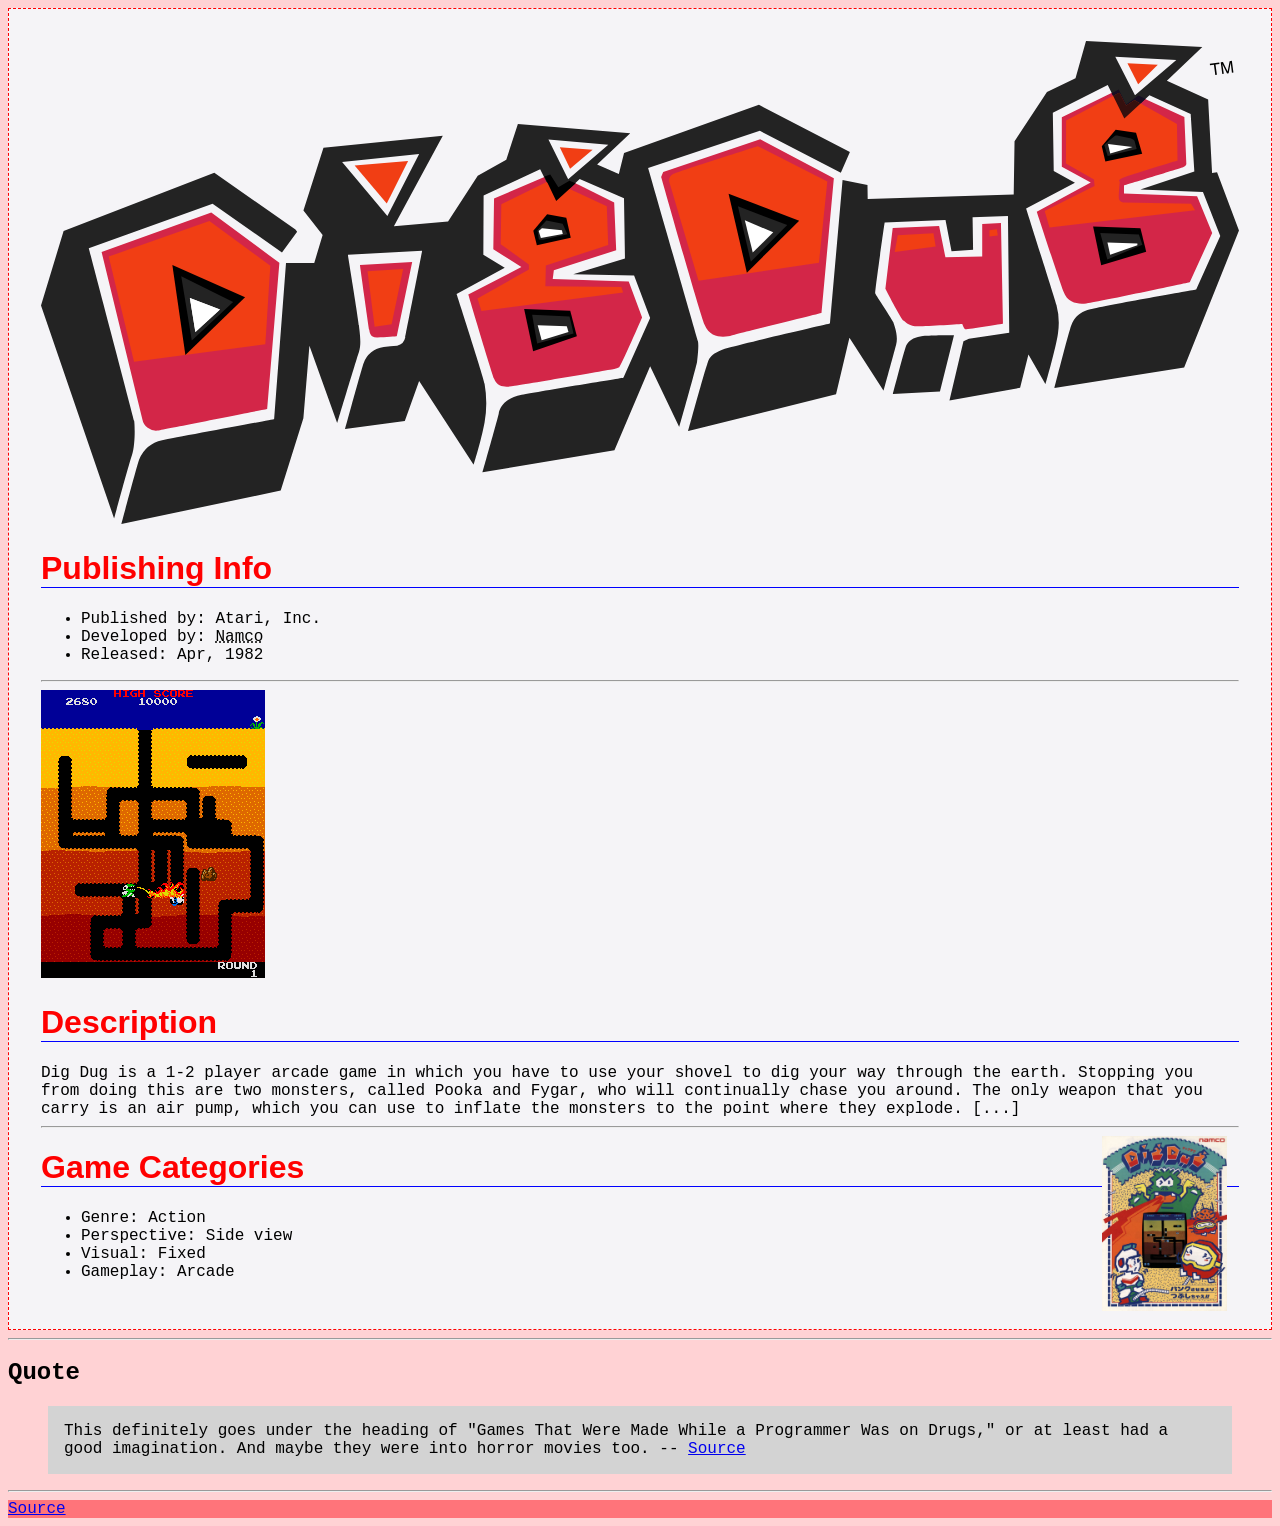
<file: digdug/index.html>
<!DOCTYPE html>
<html lang="en"></html>
<html>
    <head>
        <link rel="stylesheet" type="text/css" href="stylesz.css">
        <meta charset="utf-8">
        <title>Dig Dug</title>
        <link rel="icon" type="image/png" href="favicon-32x32.png" sizes="32x32" >
        <link rel="icon" type="image/png" href="favicon-16x16.png" sizes="16x16" >
    </head>

    <body>
        <main>

        <header>
            <img src = "dig-dug.svg" alt="Dig Dug Logo">
        </header>

        <h1> Publishing Info </h1>
        <ul>
            <li>Published by: Atari, Inc.</li>
            <li>Developed by: <abbr title = "Nakamura Manufacturing Company">Namco</abbr></li>
            <li>Released: Apr, 1982</li>
        </ul>

        <hr>

        <img src = "dig-dug-burnt.png" alt="Dig Dug Gameplay">

        <h1>Description</h1>

        Dig Dug is a 1-2 player arcade game in which you have to use your shovel to dig your way through the earth. Stopping you from doing this are two monsters, called Pooka and Fygar, who will continually chase you around. The only weapon that you carry is an air pump, which you can use to inflate the monsters to the point where they explode. [...]

        <hr>

        <img class = "floaptyImage" src = "gulpdug.jpg" alt="Dig Dug Cover">

        <h1>Game Categories</h1>

        <ul>
        <li>Genre: Action</li>
        <li>Perspective: Side view</li>
        <li>Visual: Fixed</li>
        <li>Gameplay: Arcade</li>
        </ul>
        </main>

        <hr>

        <h2>Quote</h2>

        <blockquote>
            This definitely goes under the heading of "Games That Were Made While a Programmer Was on Drugs," or at least had a good imagination. And maybe they were into horror movies too.
                -- <a href="https://www.mobygames.com/mobyrank/source/sourceId,540/">Source</a>
                 
        </blockquote>

        <hr>

        <footer>
        <a href="https://www.mobygames.com/game/arcade/dig-dug">Source</a>
        </footer>
    </body>
</html>
</file>
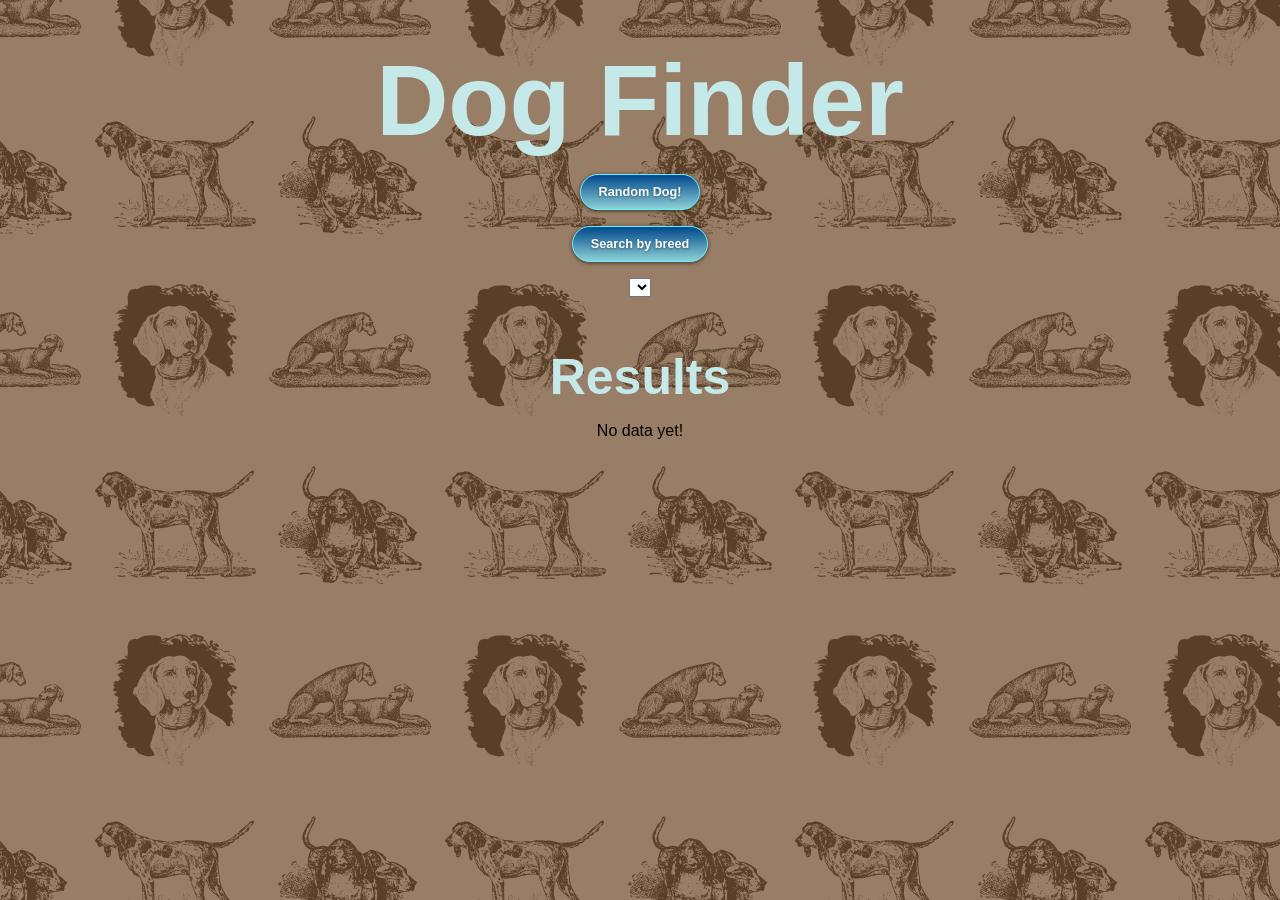
<file: Doggy/index.html>
<!DOCTYPE html>
<html lang="en">
<head>
	<meta charset="utf-8" />
 	<title>Dog Finder</title>
 	<link rel="stylesheet" href="styleSheet.css">

  <script>
  "use strict";
	window.onload = init;
	
	function init(){
		getBreedList();
		document.querySelector("#search").onclick = getData;
		document.querySelector("#byBreed").onclick = getBreedSpecificData;
	}
	
	
	function getData(){
		// 1 - main entry point to web service
		const SERVICE_URL = "https://dog.ceo/api/breeds/image/random";
		
		// No API Key required!
		
		// 2 - build up our URL string
		// not necessary for this service endpoint
		let url = SERVICE_URL;
		
		// 3 - parse the user entered term we wish to search
		// not necessary for this service endpoint
		
		// 4 - update the UI
		document.querySelector("#debug").innerHTML = `<b>Querying web service with:</b> <a href="${url}" target="_blank">${url}</a>`;
		
		// 5 - create a new XHR object
		let xhr = new XMLHttpRequest();

		// 6 - set the onload handler
		xhr.onload = dataLoaded;
	
		// 7 - set the onerror handler
		xhr.onerror = dataError;

		// 8 - open connection and send the request
		xhr.open("GET",url);
		xhr.send();
	}
	
	function getBreedSpecificData(){
		let breedname = document.getElementById("breeds").value
		// 1 - main entry point to web service
		const SERVICE_URL = "https://dog.ceo/api/breed/" + breedname + "/images/random";
		
		// No API Key required!
		
		// 2 - build up our URL string
		// not necessary for this service endpoint
		let url = SERVICE_URL;
		
		// 3 - parse the user entered term we wish to search
		// not necessary for this service endpoint
		
		// 4 - update the UI
		document.querySelector("#debug").innerHTML = `<b>Querying web service with:</b> <a href="${url}" target="_blank">${url}</a>`;
		
		// 5 - create a new XHR object
		let xhr = new XMLHttpRequest();

		// 6 - set the onload handler
		xhr.onload = dataLoaded;
	
		// 7 - set the onerror handler
		xhr.onerror = dataError;

		// 8 - open connection and send the request
		xhr.open("GET",url);
		xhr.send();
	}
	
	function getBreedList(){
		// 5 - create a new XHR object
		let xhr = new XMLHttpRequest();

		// 6 - set the onload handler
		xhr.onload = breedListLoaded;
	
		// 7 - set the onerror handler
		xhr.onerror = dataError;

		// 8 - open connection and send the request
		xhr.open("GET","https://dog.ceo/api/breeds/list/all");
		xhr.send();
	}
	
	function dataError(e){
		console.log("An error occurred");
	}
	
	function dataLoaded(e){
		// 1 - e.target is the xhr object
		let xhr = e.target;
	
		// 2 - xhr.responseText is the JSON file we just downloaded
		console.log(xhr.responseText);
	
		// 3 - turn the text into a parsable JavaScript object
		let obj = JSON.parse(xhr.responseText);
		
		// 4 - if there are no results, print a message and return
		// Here, we don't get an array back, but instead a single object literal with 2 properties
		if(obj.status != "success"){
			document.querySelector("#content").innerHTML = "<p><i>There was a problem!</i></p>";
			return; // Bail out
		}
		
		// 5 - if there is an array of results, loop through them
		let results = obj.data
		let bigString = "<p><i>Here is the result!</i></p>";
		let src = obj.message;
		
		bigString += `<img src="${src}" alt="random dog" />`
		
		// 6 - display final results to user
		document.querySelector("#content").innerHTML = bigString;
	}

	function breedListLoaded(e){
		// 1 - e.target is the xhr object
		let xhr = e.target;
	
		// 2 - xhr.responseText is the JSON file we just downloaded
		console.log(xhr.responseText);
	
		// 3 - turn the text into a parsable JavaScript object
		let obj = JSON.parse(xhr.responseText);
		
		// 4 - if there are no results, print a message and return
		// Here, we don't get an array back, but instead a single object literal with 2 properties
		if(obj.status != "success"){
			document.querySelector("#content").innerHTML = "<p><i>There was a problem!</i></p>";
			return; // Bail out
		}
		
		// 5 - if there is an array of results, loop through them
		let results = obj.message;

		console.log(results)
		console.log(Object.keys(results).length);

		for (let index = 0; index < Object.keys(results).length; index++) {
			const element = Object.keys(results)[index];
			createMenuBreed(element);
		}
	}

	function createMenuBreed(name) {
  		var opt = document.createElement('option');
    	opt.value = name;
    	opt.innerHTML = name;
    	document.getElementById("breeds").appendChild(opt);
	}

  </script>

</head>
<body>
<header>
 <h1>Dog Finder</h1>
</header>

<p><button type="button" id="search" class="green">Random Dog!</button></p>
<p><button type="button" id="byBreed" class="green">Search by breed</button></p>

<select name="breed" id="breeds"></select>

<p id="debug"></p>

<h2>Results</h2>
 <div id="content">
 <p>No data yet!</p>
 </div>
 
</body>
</html>
</file>
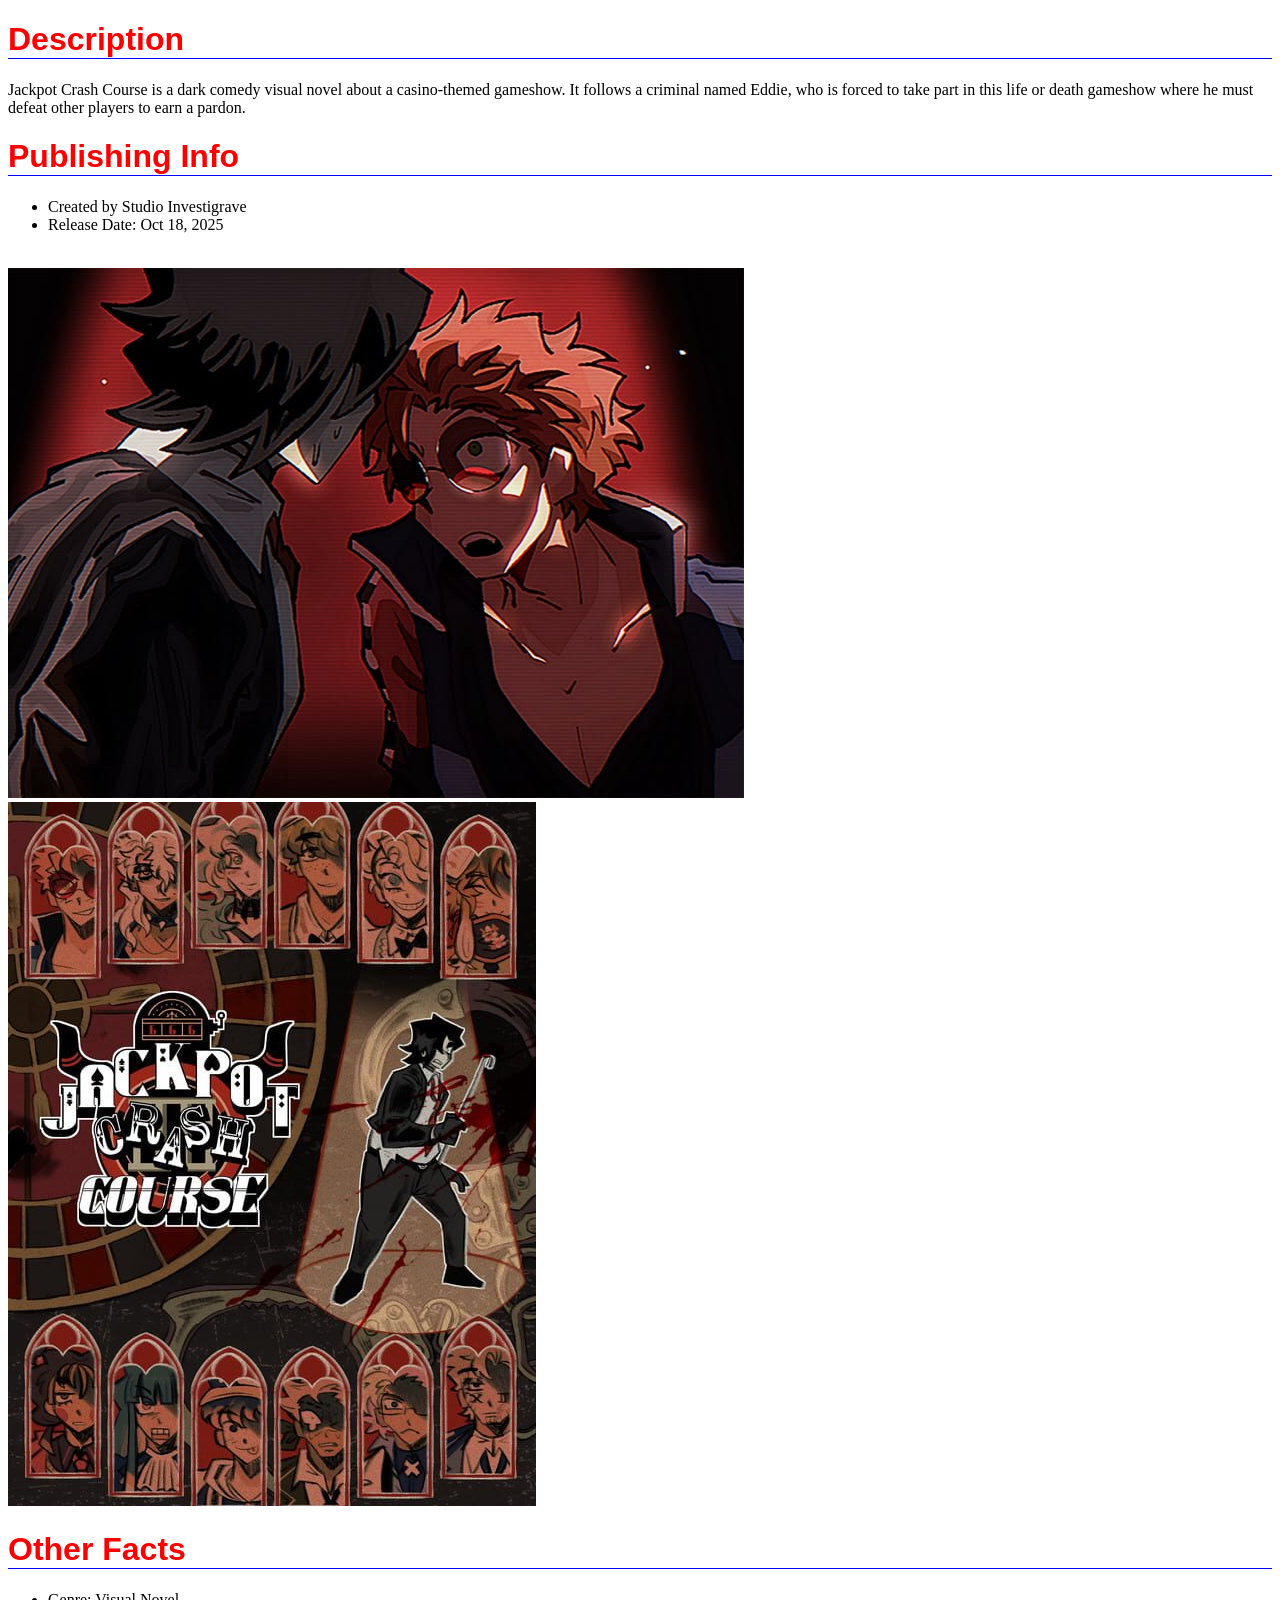
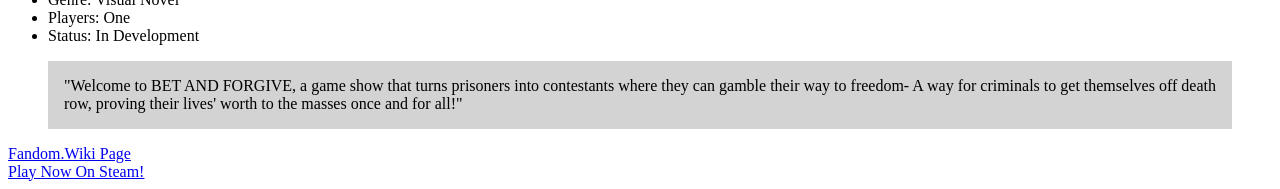
<file: game/index.html>
<!DOCTYPE html>
<html lang="en">
<head>
    <meta charset="UTF-8">
    <meta name="viewport" content="width=device-width, initial-scale=1.0">
    <title>Jackpot Crash Course</title>
    <style>
    h1 { 
        color:red;
        font-family: sans-serif;
        border-bottom: 1px solid blue;
        }
    blockquote { 
        background-color: lightgray;
        padding: 1rem;
        }
</style>
</head>
<body>
    <header>
    <h1>Description</h1>
    Jackpot Crash Course is a dark comedy visual novel about a casino-themed gameshow. It follows a criminal named Eddie, who is forced to take part in this life or death gameshow where he must defeat other players to earn a pardon.
    </header>

    <h1>Publishing Info</h1>
    <ul>
        <li>Created by Studio Investigrave</li>
        <li>Release Date: Oct 18, 2025</li>
    </ul>

    <br><img src="jackpotCG.jpg" alt="Two characters from JCC facing off">
    <br><img src="jccPromo.jpg" alt="Prootional Image For JCC featuring the main character">

    <h1>Other Facts</h1>
    <ul>
        <li>Genre: Visual Novel</li>
        <li>Players: One</li>
        <li>Status: In Development</li>
    </ul>

    <blockquote>"Welcome to BET AND FORGIVE, a game show that turns prisoners into contestants where they can gamble their way to freedom- A way for criminals to get themselves off death row, proving their lives' worth to the masses once and for all!"</blockquote>

    <a href="https://studio-investigrave.fandom.com/wiki/Jackpot_Crash_Course">Fandom.Wiki Page</a> <br>
    <a href="https://store.steampowered.com/app/3639010/Jackpot_Crash_Course/">Play Now On Steam!</a>
</body>
</html>
</file>
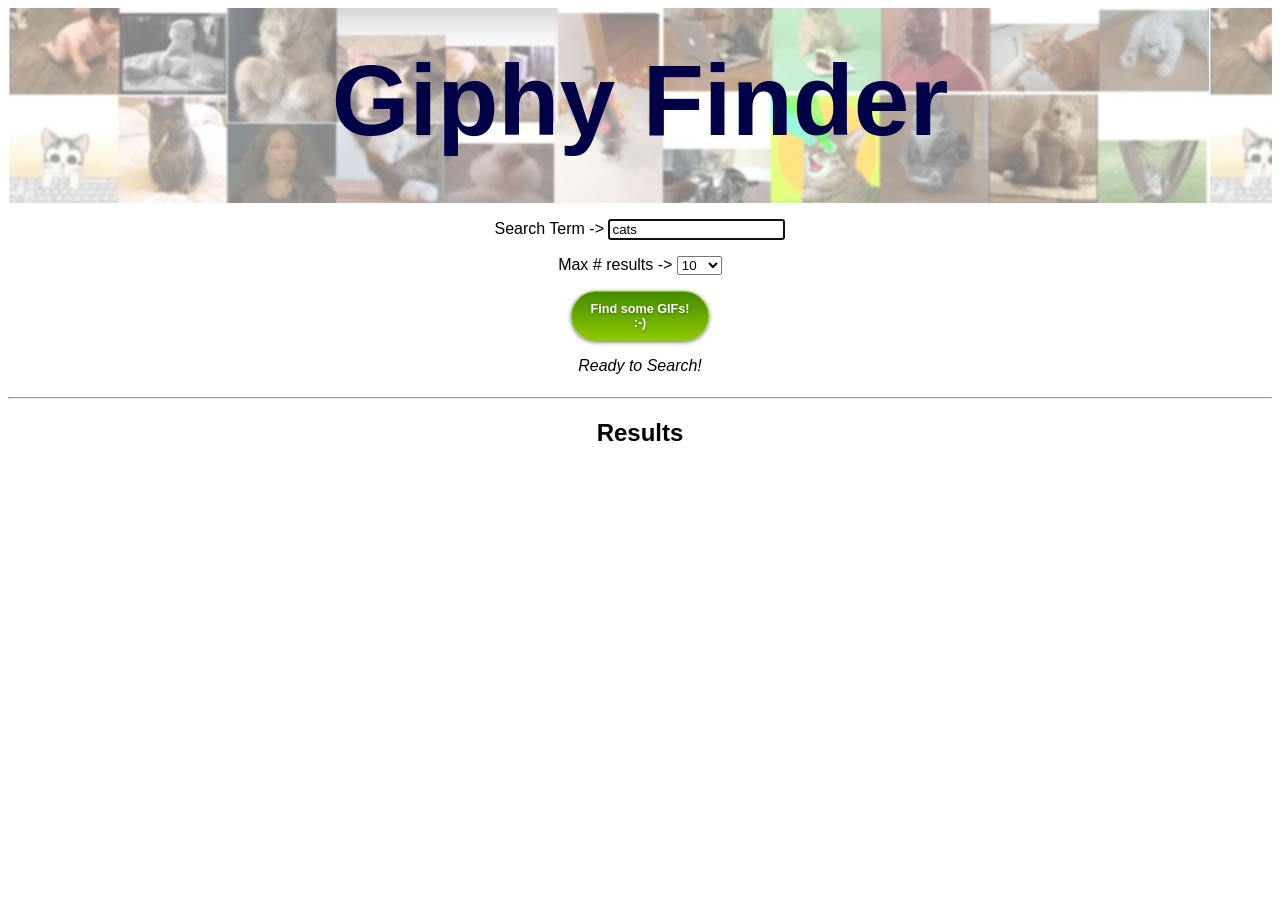
<file: gifFinder/index.html>
<!DOCTYPE html>
<html lang="en">
<head>
	<meta charset="utf-8" />
 	<title>Giphy Finder</title>
    <link rel="stylesheet" type="text/css" href="stylesheet.css"/>
    <script src="http://ajax.googleapis.com/ajax/libs/jquery/1.10.2/jquery.min.js"></script>
    <script src="js.js"></script>    
</head>
<body>
<header>
	<h1>Giphy Finder</h1>
</header>

<div class="widgets">
	Search Term -> 
	<input id="searchterm" type="text" size="20" maxlength="20" autofocus value="cats" />
</div>

<div class="widgets">
	Max # results -> 
	<select id="limit">
		<option value="5">5</option>
		<option value="10" selected>10</option>
		<option value="25">25</option>
		<option value="50">50</option>
		<option value="100">100</option>
	</select>
</div>

<div class="widgets">
	<button type="button" id="search" class="green">Find some GIFs!<br />:-)</button>
</div>
<div id="status">Ready to Search!</div>
<hr>

<h2>Results</h2>
<div id="content">
</div>

 

</body>
</html>
</file>
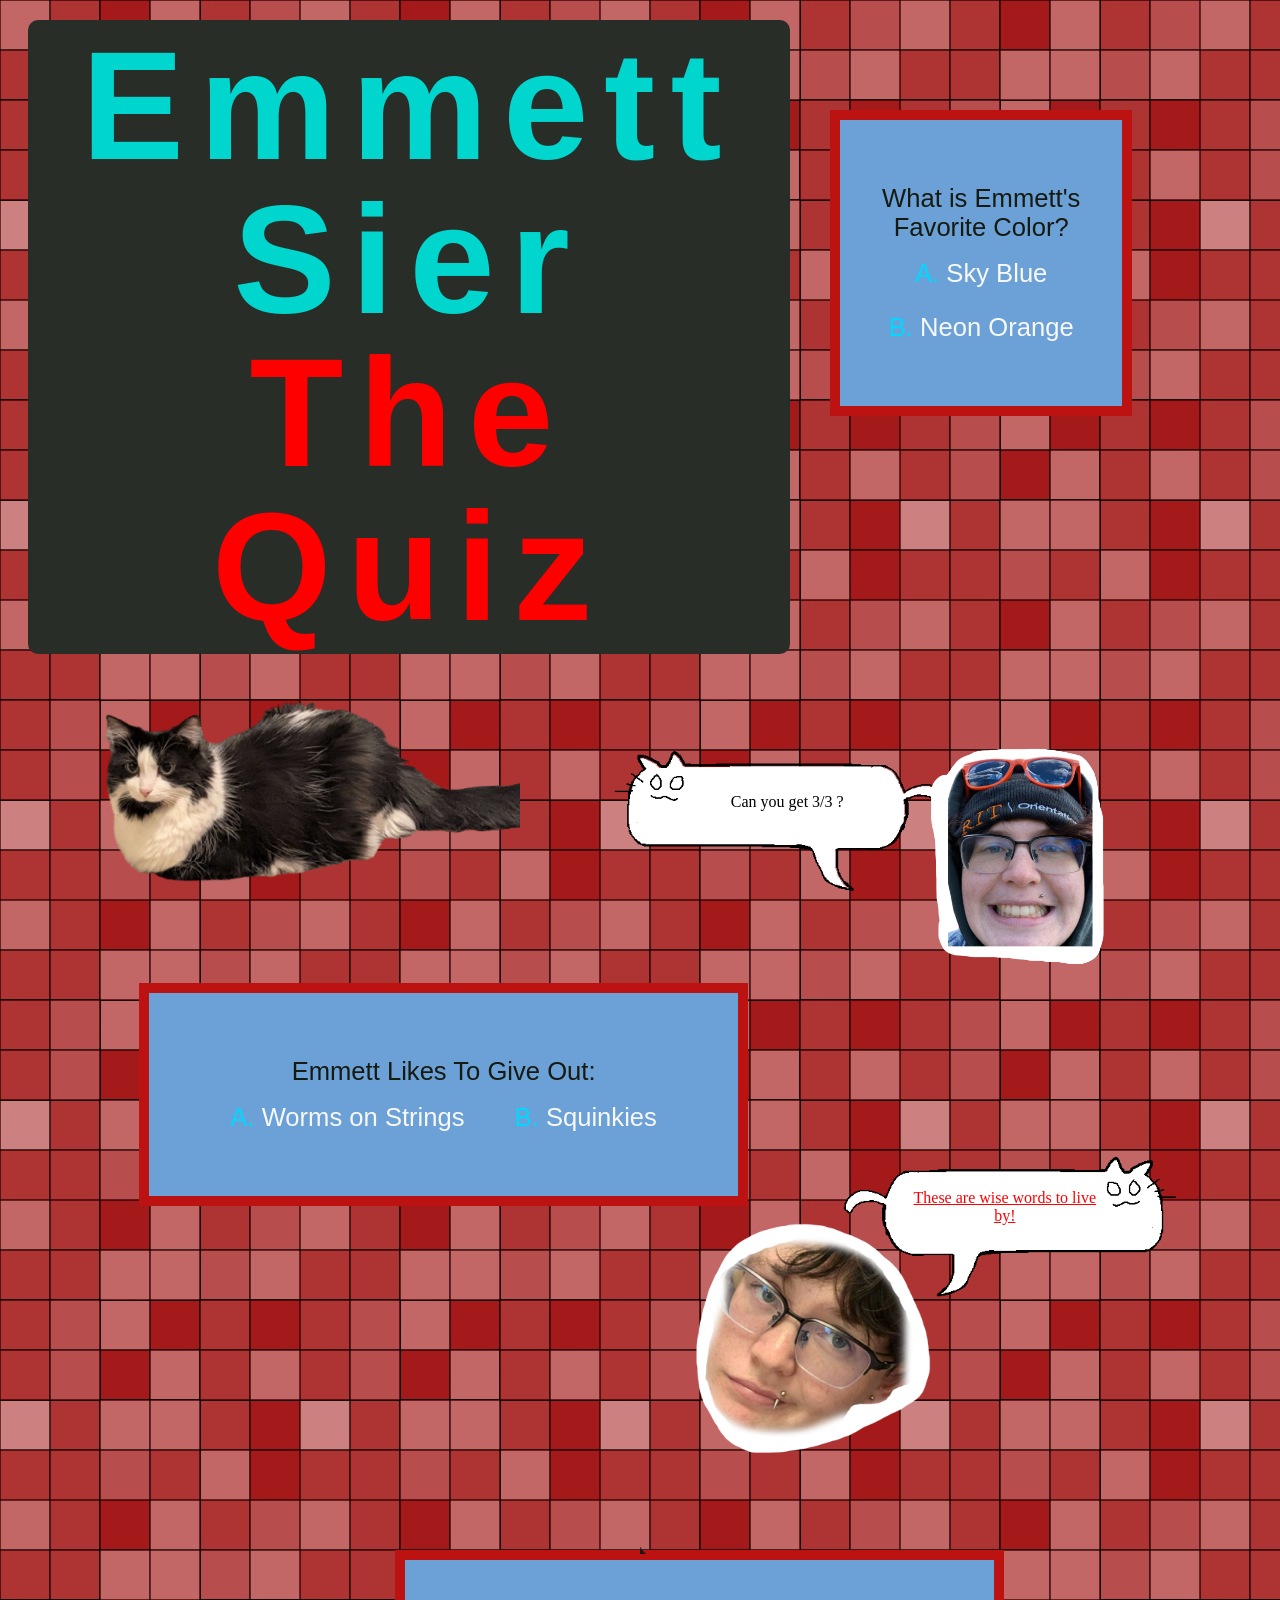
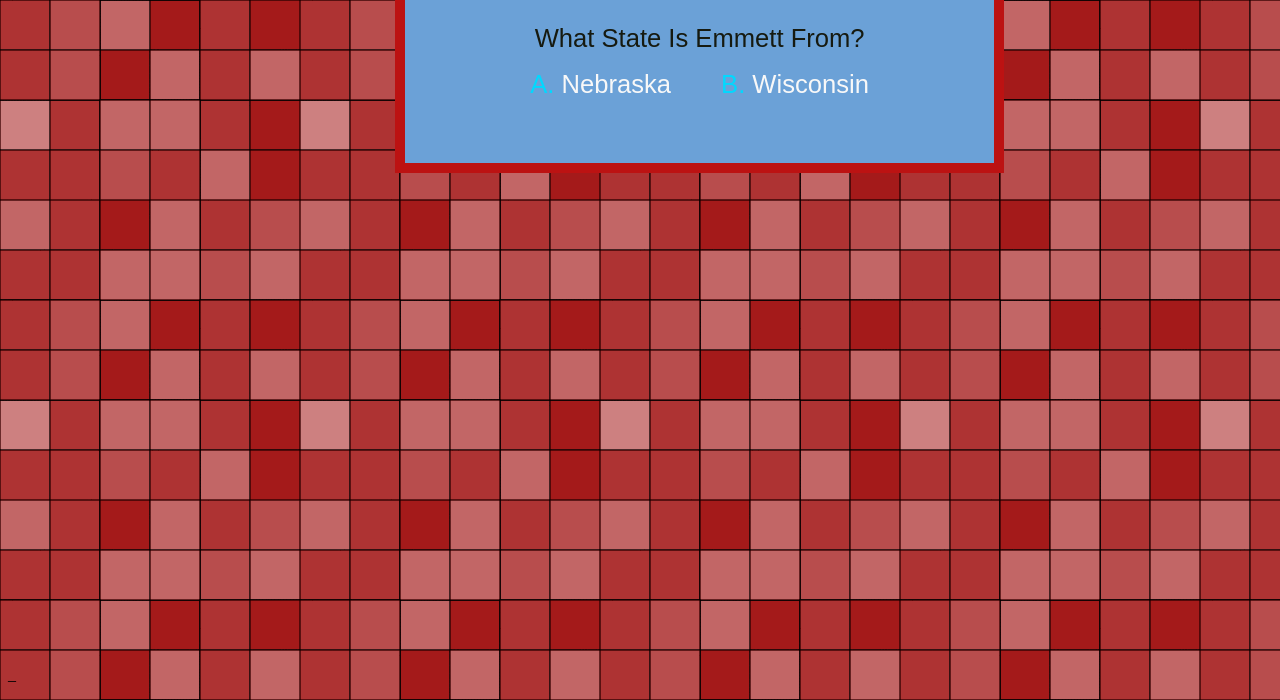
<file: project1/index.html>
<!DOCTYPE html>
<html lang = "en">
<head>
    <meta charset="UTF-8">
    <meta name="viewport" content="width=device-width, initial-scale=1.0">
    <title>"ESIER-Portfolio"</title>
    <link rel="stylesheet" href="betterStyle.css">
    
</head>
<body>
    <header>
        <h1 id = "topMessage">
            Emmett Sier <em>The Quiz</em>
        </h1>
    </header>
    
    <main>
        <div class="infobox" id="infobox1">
            <p> What State Is Emmett From? </p><br>
            <div class="option">
                <p><em>A.</em> Nebraska </p>
                <p><em>B.</em> Wisconsin </p>
            </div>
        </div>

        <div class="infobox" id="infobox2">
            <p> Emmett Likes To Give Out: </p>
            <div class="option">
                <p><em>A.</em> Worms on Strings </p>
                <p><em>B.</em> Squinkies </p>
            </div>
        </div>

        <div class="infobox" id="infobox3">
            <p> What is Emmett's Favorite Color?</p>
            <div class="option" id="longOption">
                <p><em>A.</em> Sky Blue </p>
                <p><em>B.</em> Neon Orange </p>
            </div>
        </div>

        <div class="textbox" id="textbox1">
            <p>  <a href="https://www.youtube.com/watch?v=fpdP2rbrz9Q"> These are wise words to live by! </a></p>
        </div>

        <div class="textbox" id="textbox2">
            <p> Can you get 3/3 ? </p>
        </div>

        <img id="emmettFace" src="myFace.png" alt="Emmett Siers Smirking Face">

        <img id="emmettFace2" src="image-removebg-preview.png" alt="Emmett Siers Cold Face">

        <img id="cat" src="meowmeow-removebg-preview.png" alt="A purrfect black and white kitty cat">
    </main>

    <footer>
        <p>_ </p>
    </footer>
</body>
</html>
</file>
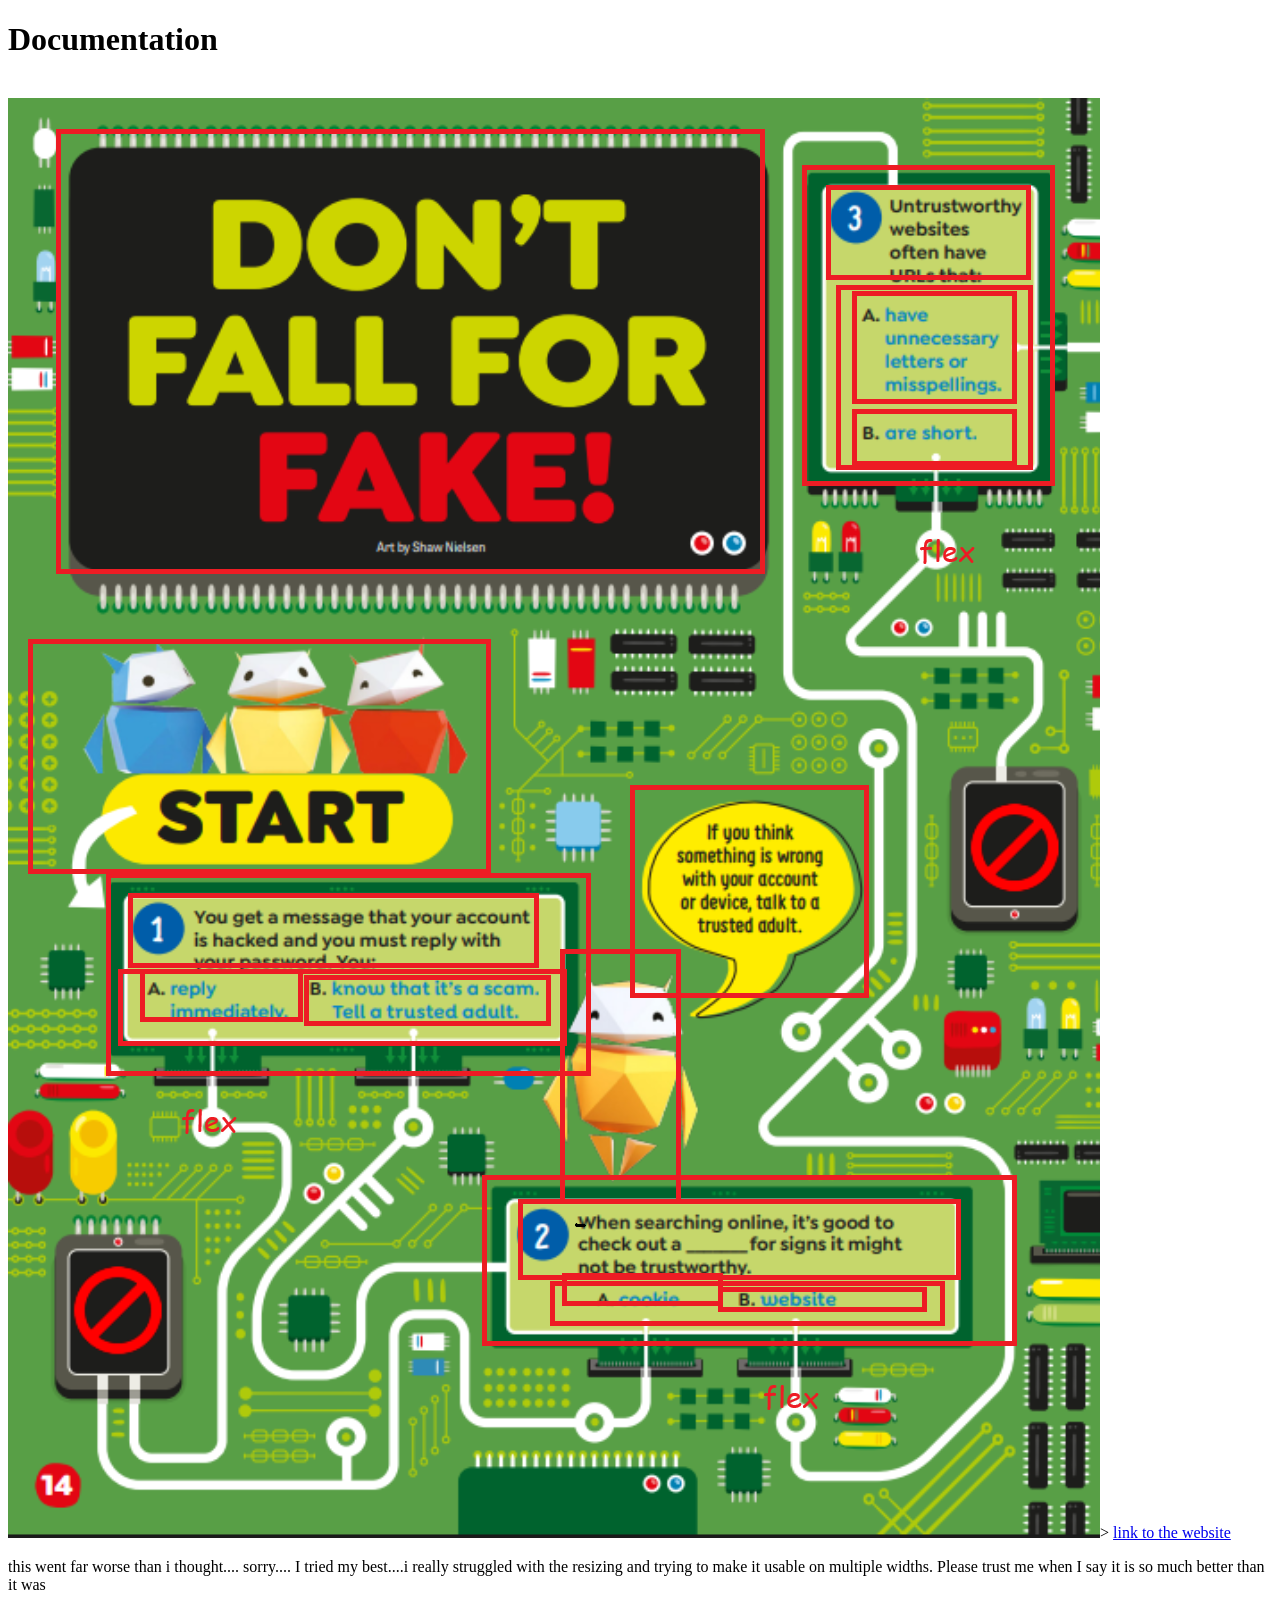
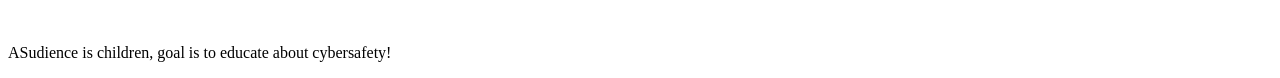
<file: project1/doc.html>
<!DOCTYPE html>
<html lang = "en">
<head>
    <meta charset="UTF-8">
    <meta name="viewport" content="width=device-width, initial-scale=1.0">
    <title>"documentation"</title>
</head>
<body>
    <h1>Documentation</h1>
    <br>

    <img src="docsketch.png">>
    <a href="https://people.rit.edu/cas1899/project1/">link to the website</a>
    <br>
    <p>this went far worse than i thought.... sorry.... I tried my best....i really struggled with the resizing and trying to make it usable on multiple widths. Please trust me when I say it is so much better than it was</p>
    <br>
    <p>ASudience is children, goal is to educate about cybersafety!</p>
</body>
</html>
</file>
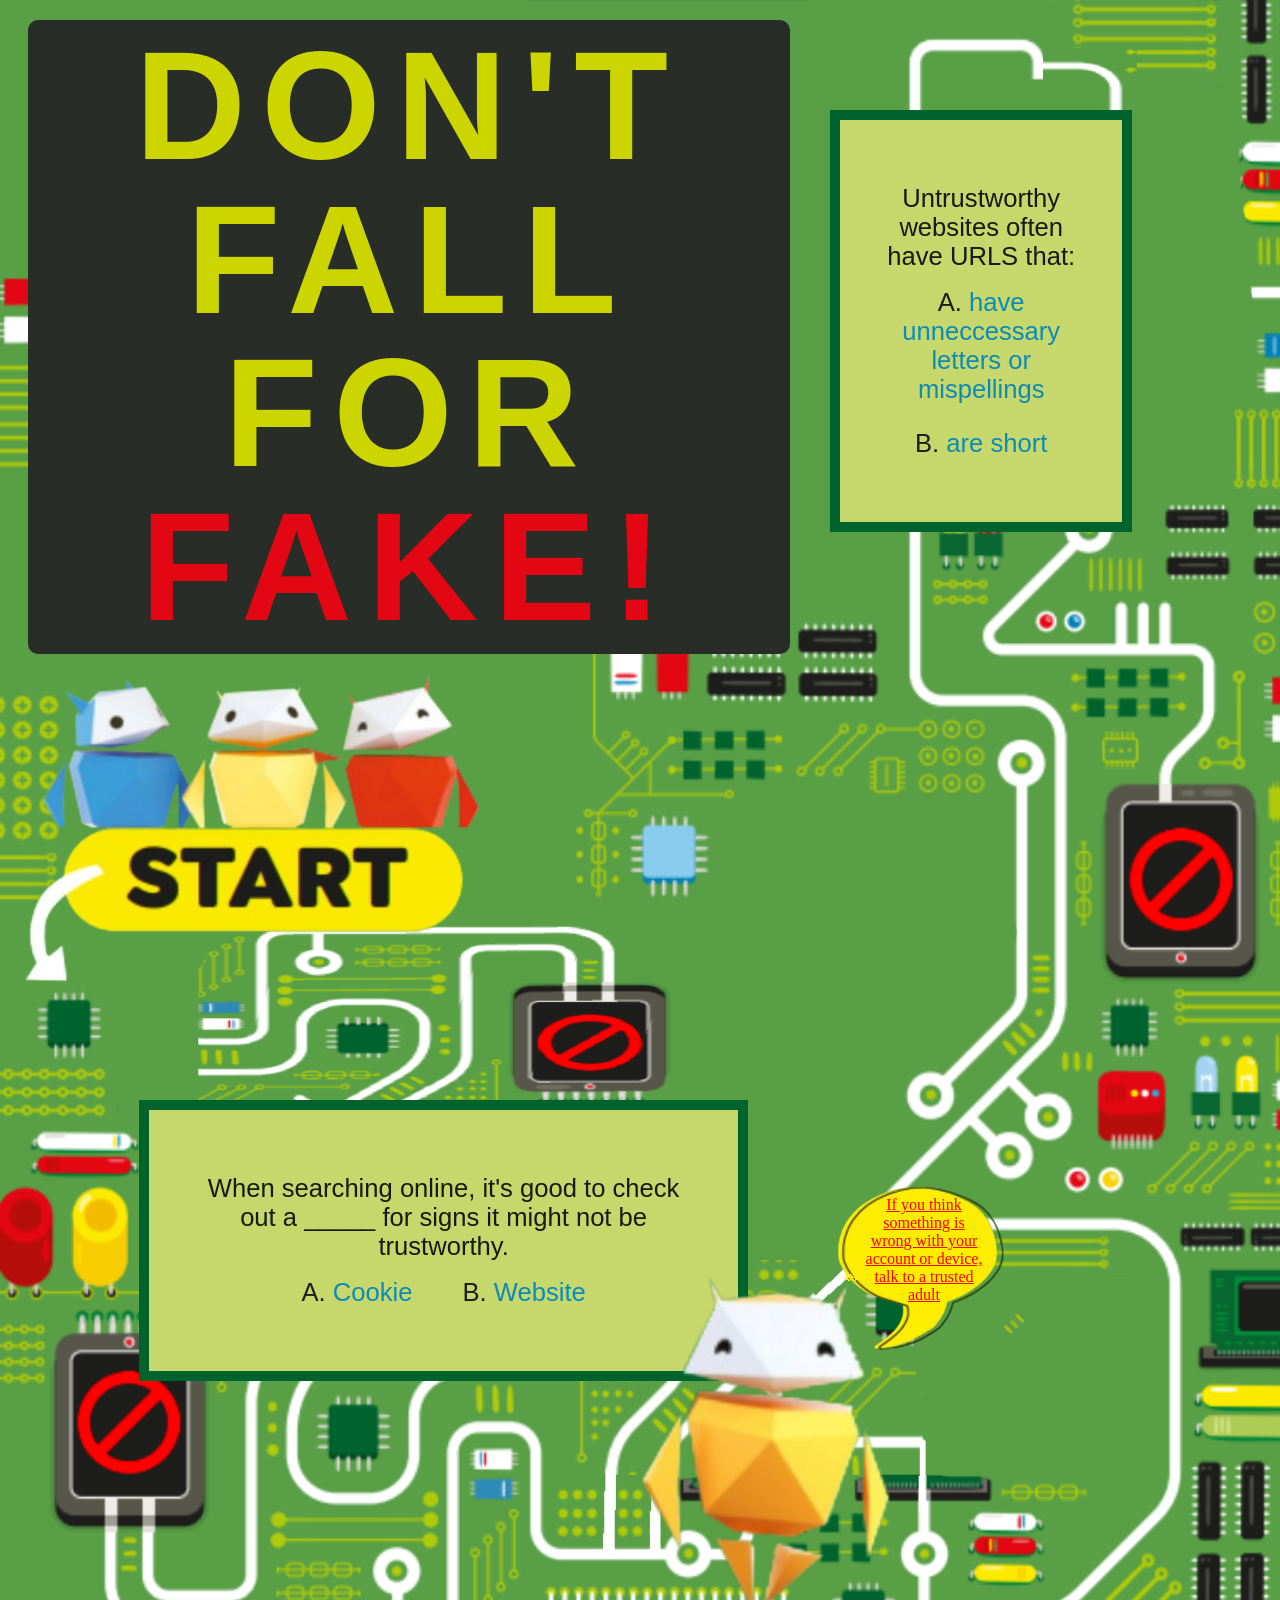
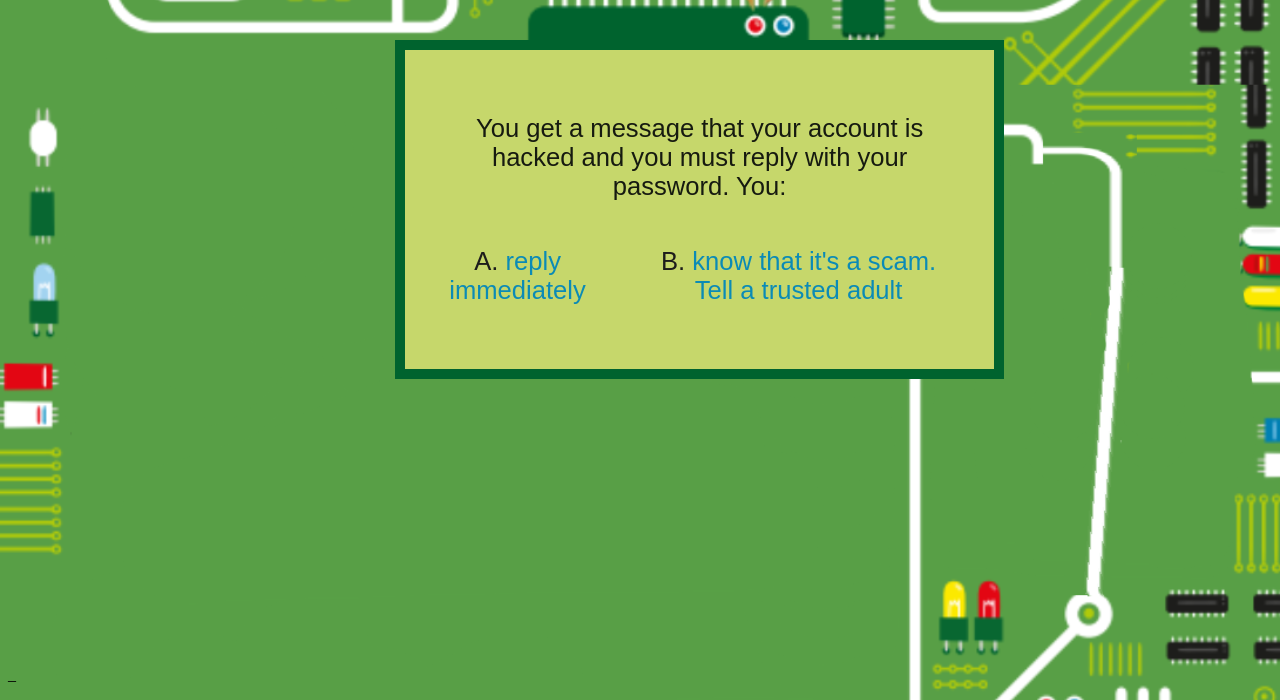
<file: project1/spec.html>
<!DOCTYPE html>
<html lang = "en">
<head>
    <meta charset="UTF-8">
    <meta name="viewport" content="width=device-width, initial-scale=1.0">
    <title>"ESIER-Portfolio"</title>
    <link rel="stylesheet" href="style.css">
    
</head>
<body>
    <header>
        <h1 id = "topMessage">
            DON'T FALL FOR <em>FAKE!</em>
        </h1>
    </header>
    
    <main>
        <img id="startButton" src="startButton.png" alt="Cute robots above a start button with an arrow pointing to the next text">

        <div class="infobox" id="infobox1">
            <p>You get a message that your account is hacked and you must reply with your password. You:</p><br>
            <div class="option">
                <p><em>A.</em> reply immediately</p>
                <p><em>B.</em> know that it's a scam. Tell a trusted adult</p>
            </div>
        </div>

        <div class="infobox" id="infobox2">
            <p> When searching online, it's good to check out a _____ for signs it might not be trustworthy. </p>
            <div class="option">
                <p><em>A.</em> Cookie</p>
                <p><em>B.</em> Website</p>
            </div>
        </div>

        <div class="infobox" id="infobox3">
            <p> Untrustworthy websites often have URLS that: </p>
            <div class="option" id="longOption">
                <p><em>A.</em> have unneccessary letters or mispellings </p>
                <p><em>B.</em> are short </p>
            </div>
        </div>

        <div class="textbox" id="textbox1">
            <p>  <a href="https://www.youtube.com/watch?v=fpdP2rbrz9Q">If you think something is wrong with your account or device, talk to a trusted adult </a></p>
        </div>

        <img id="robot" src="yellowBot.png" alt="A cute yellow robot">
    </main>

    <footer>
        <p>_ </p>
    </footer>
</body>
</html>
</file>
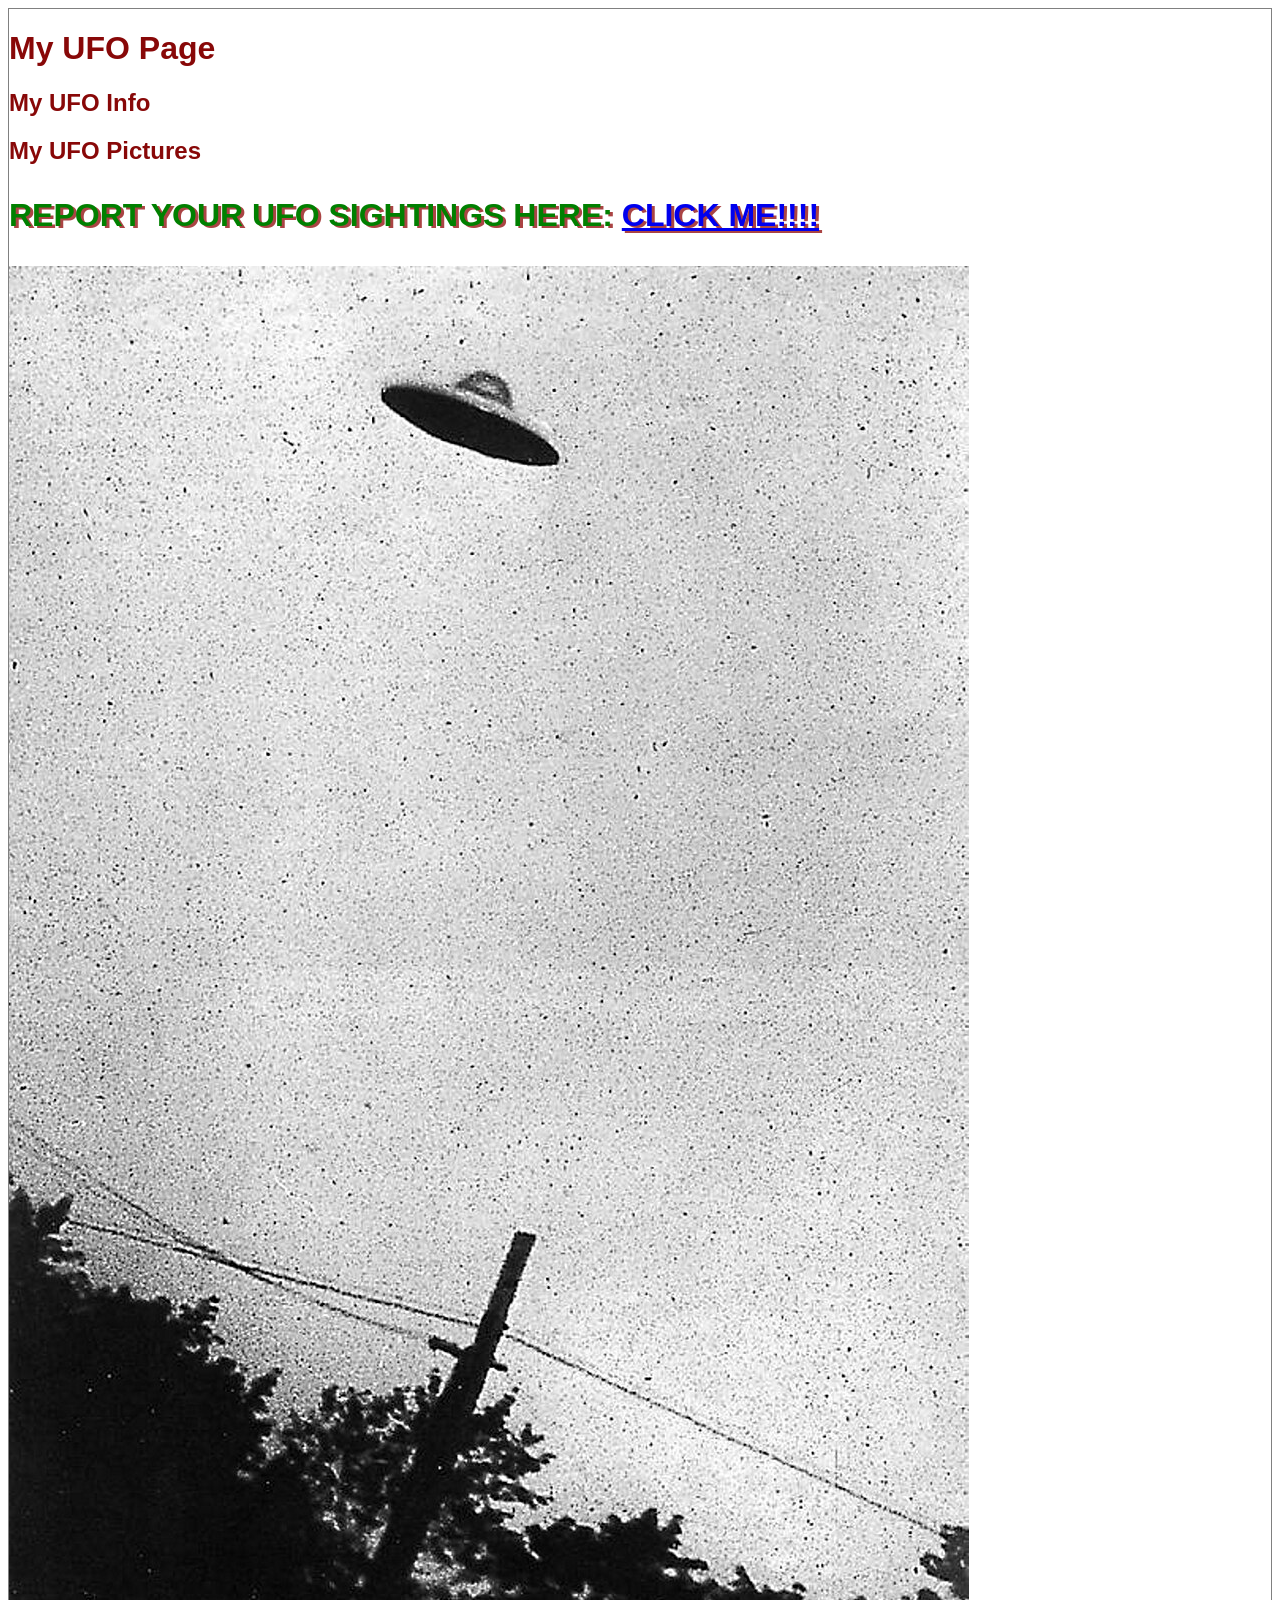
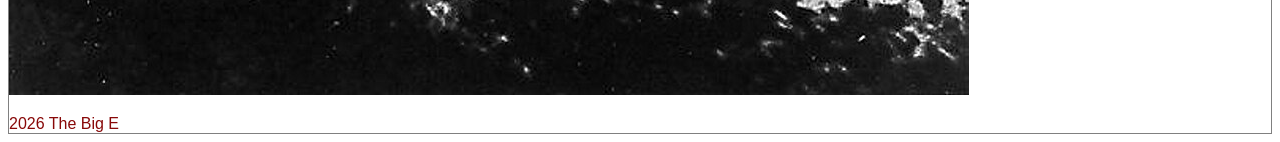
<file: webappslab1/web-apps-lab-2.html>
<!DOCTYPE html>
<html lang="en">
<head>
	<meta charset="utf-8" />
	<title>web app lab 2</title>
	<style>
		body{border:1px solid gray;}
		p b{transform: rotate(20deg)}
	</style>
</head>
<body>
<h1>My Page</h1>
<h2>Info</h2>
<h2>Pictures</h2>
<h2>More Info</h2>
<p>Blah <b>Blah</b> Blah</p>
<p>Blah <b>Blah</b> Blah</p>
<p id="lastParagraph">Blah <b>Blah</b> Blah</p>
<footer>Copyright &copy; <b>20XX</b></footer>
<script>
	"use strict"; 
  
    const h1List = document.querySelectorAll("h1");
    const h2List = document.querySelectorAll("h2");
    const pList = document.querySelectorAll("p");

    h1List[0].innerHTML = "My UFO Page";

    h2List[0].innerHTML = "My UFO Info";
    h2List[1].innerHTML = "My UFO Pictures";
    h2List[2].innerHTML = "";
	
    document.body.style.color = "#880808";
    document.body.style.fontFamily = "sans-serif";

    var url = 'https://www.nuforc.org';
    var linkName = 'CLICK ME!!!!';
    var toPrint = '<a href="' + url + '">' + linkName + '</a>';

    pList[0].innerHTML = "Report your UFO sightings here: " + toPrint;
    pList[0].style.color = "green";
    pList[0].style.fontWeight = "bold";
    pList[0].style.fontSize = "2em";
    pList[0].style.textTransform = "uppercase";
    pList[0].style.textShadow = "3px 2px #A44";

    pList[1].innerHTML = "";
    pList[2].innerHTML = "<img src='oofo.jpg' alt='an unidentified flyin object'>";

    document.querySelector("footer").innerHTML = "2026 The Big E"
	</script>
</body>
</html>
</file>
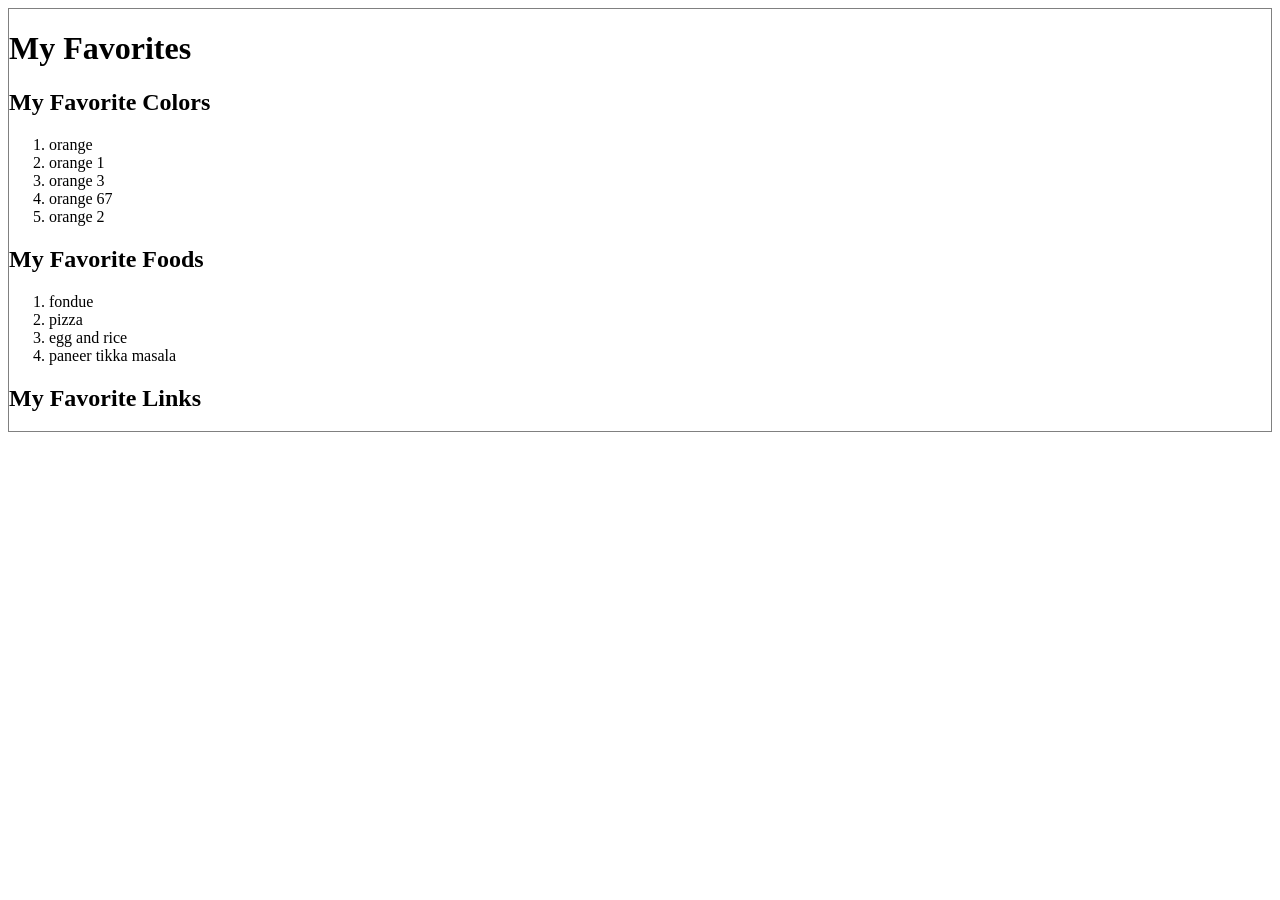
<file: webappslab1/web-apps-lab-3.html>
<!DOCTYPE html>
<html lang="en">
<head>
	<meta charset="utf-8" />
	<title>Web Apps-4-HW</title>
	<style>
		body{border:1px solid gray;}
	</style>
</head>
<body>
<h1>My Favorites</h1>
<h2>My Favorite Colors</h2>

<ol id="colorsList">
	
</ol>

<h2>My Favorite Foods</h2>

<ol id="foodsList">
	
</ol>

<h2>My Favorite Links</h2>

<ol id="linksList">
	
</ol>

<script>
"use strict";
let colors = ["orange","orange 1","orange 3","orange 67","orange 2"];
let foods = ["fondue","pizza","egg and rice","paneer tikka masala"]; // add some foods

// Optional - can you figure out how to pull both the key AND the value
// from the `links` object literal?
let links = {
		"RIT": "http://www.rit.edu",
		"RWAG" : "https://www.facebook.com/RWAGclub",
		"New Media Club" : "http://newmediaclub.cias.rit.edu"
	}

    const colorsContainer = document.getElementById("colorsList")

    for (let i = 0; i < colors.length; i++) {
        const newListItem = document.createElement('li');
        newListItem.textContent = colors[i];
        colorsContainer.appendChild(newListItem);
    }
    
    const foodsContainer = document.getElementById("foodsList")

    for (const element of foods) {
        const newListItem = document.createElement('li');
        newListItem.textContent = element;
        foodsContainer.appendChild(newListItem);
    }

</script>
</body>
</html>
</file>
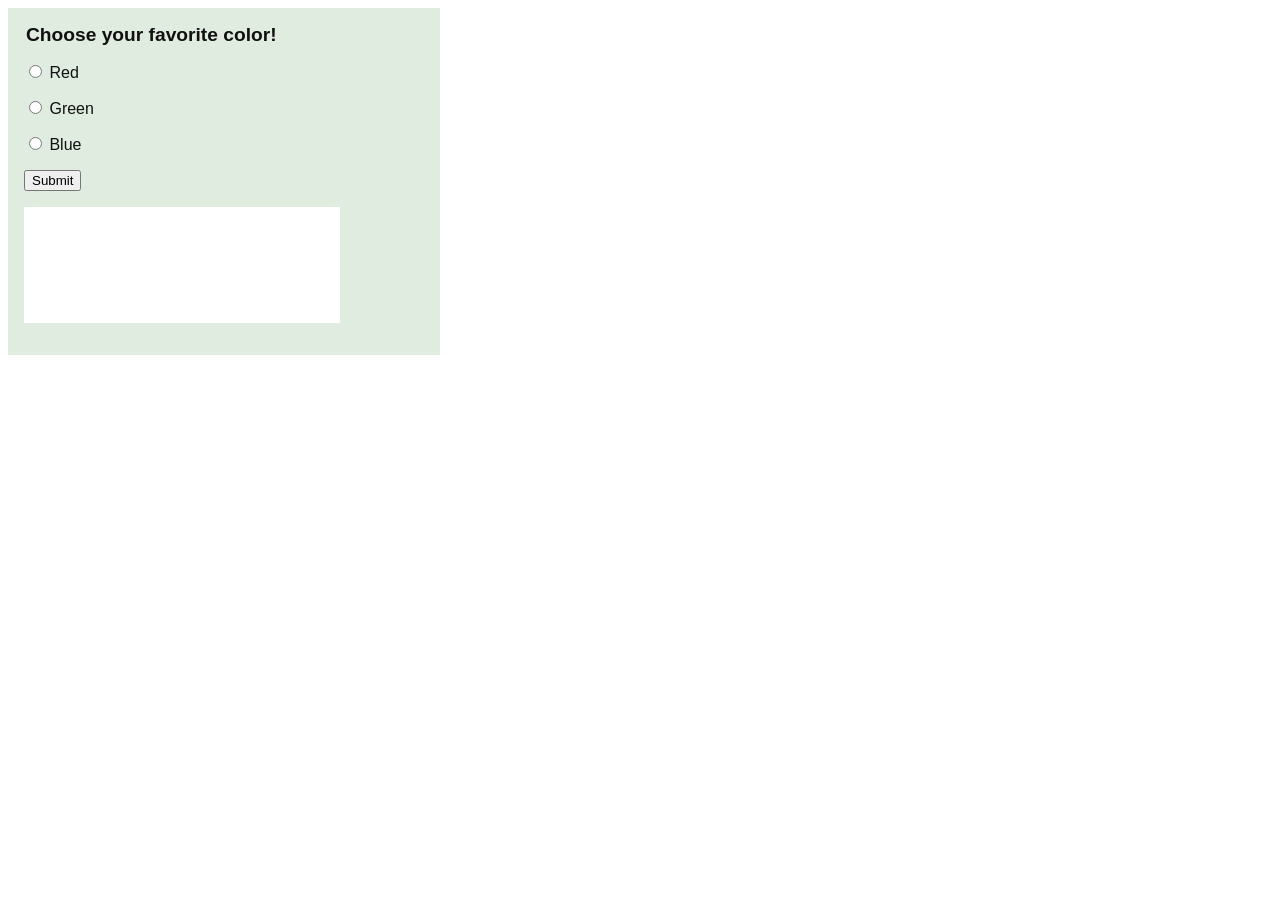
<file: webappslab1/web-apps-lab-5.html>
<!DOCTYPE html>
<html lang="en">
<head>
    <meta charset="utf-8" />
    <title>Web Apps-5</title>
    <style>
        body{
            font-family:sans-serif;
        }
        #colorform{
            background-color:#dfecdf;
            color: #111;
            padding:1em;width:400px;
        }
        #colorform p#info{
            background-color:white;
            color: black;
            width:300px;
            height:100px;
            padding:.5em;
        }
        
        #colorform legend{ 
            font-weight:bold;
            font-size:1.2em;
        }
    </style>
</head>
<body>

<div id="colorform">
    <legend>Choose your favorite color!</legend>
    <p><input onchange="checkButtons()" type="radio" name="colorGroup" id="colorGroupRed" value="red" /> Red</p>
    <p><input onchange="checkButtons()" type="radio" name="colorGroup" id="colorGroupGreen" value="green" /> Green</p>
    <p><input onchange="checkButtons()" type="radio" name="colorGroup" id="colorGroupBlue" value="blue" /> Blue</p>
    <p><button onclick="finalAnswer()" id="colorButton" type="button">Submit</button></p>
    <p id="info"></p>
</div>


<script>
    var radioList = document.querySelectorAll("input")
    var color;

    function checkButtons(){
        radioList.forEach(element => {
        if(element.checked){
            color = element.value;
            document.getElementById("info").innerHTML = "You have selected " + color;
            document.querySelector("legend").style.color = color;
        }
    });
    }

    function finalAnswer(){
        document.getElementById("info").innerHTML = "Your FINAL CHOICE is " + color;
    }
    
    
</script>
</body>
</html>
</file>
<file: digdug/stylesz.css>
body {
  background-color: rgb(255, 210, 212);
  font-family: "Courier New", serif;
}

h1 { 
    color:red;
    font-family: sans-serif;
    border-bottom: 1px solid blue;
    }

h2 {
    color:rgb(0, 0, 0);
}

blockquote { 
    background-color: lightgray;
    padding: 1rem;
    }

p{
    margin-left: 100px;
}

footer{
    background-color: rgb(255, 116, 122);
}

main{
    border: 1px dashed red;
    margin:0 auto;
    width:4/5vw;
    padding: 2rem;
    background-color: rgb(245, 244, 247);
}

.floaptyImage {
    float:right; 
    margin: 0 12px;
    width: 125px;
    height: 175px;
}
</file>
<file: Doggy/styleSheet.css>
body{
	font-family:'Trebuchet MS', 'Lucida Sans Unicode', 'Lucida Grande', 'Lucida Sans', Arial, sans-serif;
    text-align: center;
    background-image: url("1036.png");
}
 		
h1{
 	margin:0;
 	color:rgb(197, 233, 233);
 	text-align: center;
 	font-size:100px;
 	padding-top: 35px;
}

h2{
 	margin:0;
 	color:rgb(197, 233, 233);
 	text-align: center;
 	font-size:50px;
 	padding-top: 35px;
}

#debug{
    color:rgb(197, 233, 233);
    :link{
        color:rgb(152, 190, 190);
    }
}

#content{
    img{
        border:8px,solid, #c1d1ee;
    }
 	
}

button{
	display : inline-block;
	cursor : pointer;
	border-style : solid;
	border-width : 1px;
	border-radius : 50px;
	padding : 10px 18px;
	box-shadow : 0 1px 4px rgba(0,0,0,.6);
	font-size : 9.5pt;
	font-weight : bold;
	color : #fff;
	text-shadow : 0 1px 3px rgba(0,0,0,.4);
	font-family : sans-serif;
	text-decoration : none;
}
		
button.green{
	border-color: #5bf4ff;
	background: #c1d1ee;
	background: linear-gradient(to top, #8fd1d6 0%,#00488c 100%);
}
		
button:hover{
	background: #e287d3;
}
		
button:active{
	background: #c5cfb8;
	box-shadow : 0 0 6px rgba(0,0,0,.6);
	}
		
button:focus {outline:0;}
</file>
<file: gifFinder/stylesheet.css>
body{
			font-family:verdana,tahoma,sans-serif;
            text-align: center;
		}
	
 		header{
 			background: url(images/cats.jpg);
 			height:195px;
 		}
 		
 		header h1{
 			margin:0;
 			color:rgb(1, 1, 72);
 			text-align: center;
 			font-size:100px;
 			padding-top: 35px;
 		}
 		
 		#status{
 			font-style: italic;
 			height:32px;
 		}
        
        #content{
            .result{
                display: grid;
                width: 100vw;
                justify-content: center;
                align-items: center;
                grid-template-columns: auto auto auto auto auto;
                }
        }
 		
 		.result {
			position: relative;
            background-color: aliceblue;
            display: grid;
            grid-template-columns: auto auto auto;
            column-gap: 15px;
            justify-content: center;
			height: 175px;
			width: 100px;
			float:left;
			padding:5px;
			margin-left:10px;
			margin-bottom:10px;
            text-align: center;
		}

		.result img {
			display: block;
		}

        .result rating{
            display: block;
        }
		
		.result span{
            background-color: rgb(201, 209, 209);
            display: block;
			font-size:12px;
			font-weight:bold;
		}
		
		.result audio{
			width: 130px;
		}
		
		button{
		  display : inline-block;
		  cursor : pointer;
  
		  border-style : solid;
		  border-width : 1px;
		  border-radius : 50px;
		  padding : 10px 18px;
		  box-shadow : 0 1px 4px rgba(0,0,0,.6);
		  font-size : 9.5pt;
		  font-weight : bold;
		  color : #fff;
		  text-shadow : 0 1px 3px rgba(0,0,0,.4);
		  font-family : sans-serif;
		  text-decoration : none;
		}
		
		button.green{
			border-color: #8fc800;
	  		background: #8fc800;
	  		background: linear-gradient(to top, #8fc800 0%,#438c00 100%);
		}
		
		button:hover{
			background: #8fDD00;
		}
		
		button:active{
			background: #8fFF00;
			box-shadow : 0 0 6px rgba(0,0,0,.6);
		}
		
		button:focus {outline:0;}
		
		.widgets{
			margin-top: 1em;
			margin-bottom:1em;
		}
</file>
<file: project1/betterStyle.css>
body {
    background-image: url(1033.gif);
}

h1 {
    display: flex;
    flex-wrap: wrap;
    width: 58vw;
    margin-left: 3vw;
    font-size: 12vw;
    justify-content: center;
    align-items: center;
    text-align: center;
    color:#00d5ce;
    font-family: Impact, Haettenschweiler, 'Arial Narrow Bold', sans-serif;
    border-style: solid;
    border-radius: 10px;
    border-width: 10px;
    margin: 20px;
    border-color: rgb(41, 45, 40);
    background-color:  rgb(41, 45, 40);
    letter-spacing: .1em;
    line-height: 1em;
}

em{
    color:#ff0000;
    font-style: normal;
}

.infobox {
    position: absolute;
    display: flex;
    flex-wrap: wrap;
    width: 40vw;
    font-size: 2vw;
    justify-content: center;
    align-items: center;
    text-align: center;
    color: rgb(22, 26, 16);
    font-family: Arial, Helvetica, sans-serif;
    border-style: solid;
    border-width: 10px;
    padding: 3vw;
    margin: 20px;
    border-color: #bc1212; 
    background-color:  #6ba1d7;
}

.textbox{
    position: absolute;
    display: flex;
    justify-content: center;
    align-items: center;
    text-align: center;
    width: 30vw;
    height: 30vh;
    background-image: url(meow.png);
    background-size: 100% auto;
    background-repeat: no-repeat;
    background-position: center;
    p{
        position: relative;
        top: -3%;
        right: 5%;
        width: 50%;
    }
}

#textbox1{
    top: 120vh;
    right: 5vw;
}

#infobox1{
    top: 170vh;
    right: 20vw;
}

#infobox2{
    top: 107vh;
    right: 40vw;
}

#infobox3{
    top: 10vh;
    right: 10vw;
    width: 16vw;
}

.option{
    display:flex;
    gap: 50px;
    flex-wrap:nowrap;
    flex-direction: row;
    p{
        margin-top: -1vh;
        color:#f8f8f8;
        em{
            color:#00d9ff;
        }
    }
}

#cat{
    width: 40vw;
    margin-top: -3vh;
}

#longOption{
    flex-wrap:wrap;
    flex-direction: column;
    row-gap: 1vh;
}

#emmettFace{
    position: absolute;
    top: 130vh;
    right: 20vw;
    width: 30%;
}

#emmettFace2{
    position: absolute;
    top: 80vh;
    right: 10vw;
    width: 20%;
}

#textbox2{
    background-image: url(meowFlip.png);
    top: 75vh;
    right: 22vw;
}

footer{
    position: absolute;
    top:250vh
}

/* unvisited link */
a:link {
  color: red;
}

/* visited link */
a:visited {
  color: green;
}

/* mouse over link */
a:hover {
  color: hotpink;
}

/* selected link */
a:active {
  color: blue;
}

a:hover {
  color: rgb(0, 255, 106);
}
</file>
<file: project1/style.css>
body {
    background-image: url(circuitBg.png);
    background-size: 100% auto;
    background-position: top;
}

h1 {
    display: flex;
    flex-wrap: wrap;
    width: 58vw;
    margin-left: 3vw;
    font-size: 12vw;
    justify-content: center;
    align-items: center;
    text-align: center;
    color:#CDD500;
    font-family: Impact, Haettenschweiler, 'Arial Narrow Bold', sans-serif;
    border-style: solid;
    border-radius: 10px;
    border-width: 10px;
    margin: 20px;
    border-color: rgb(41, 45, 40);
    background-color:  rgb(41, 45, 40);
    letter-spacing: .1em;
    line-height: 1em;
}

em{
    color:#E30613;
    font-style: normal;
}

.infobox {
    position: absolute;
    display: flex;
    flex-wrap: wrap;
    width: 40vw;
    font-size: 2vw;
    justify-content: center;
    align-items: center;
    text-align: center;
    color: rgb(22, 26, 16);
    font-family: Arial, Helvetica, sans-serif;
    border-style: solid;
    border-width: 10px;
    padding: 3vw;
    margin: 20px;
    border-color: #00632E; 
    background-color:  #C6D76B;
}

.textbox{
    position: absolute;
    display: flex;
    justify-content: center;
    align-items: center;
    text-align: center;
    width: 200px;
    height: 200px;
    background-image: url(textbox.png);
    p{
        position: relative;
        top: -10%;
        right: 0%;
        width: 60%;
    }
}

#textbox1{
    top: 130vh;
    right: 20vw;
    background{
        width: 10vw;
        height: 10vh;
    }
}

#infobox1{
    top: 180vh;
    right: 20vw;
}

#infobox2{
    top: 120vh;
    right: 40vw;
}

#infobox3{
    top: 10vh;
    right: 10vw;
    width: 16vw;
}

.option{
    display:flex;
    gap: 50px;
    flex-wrap:nowrap;
    flex-direction: row;
    p{
        margin-top: -1vh;
        color:#0B8BB6;
        em{
            color:#1D1D1B;
        }
    }
}

#startButton{
    width: 40vw;
    margin-top: -3vh;
}

#longOption{
    flex-wrap:wrap;
    flex-direction: column;
    row-gap: 1vh;
}

#robot{
    position: absolute;
    top: 140vh;
    right: 30vw;
    width: 20%;
}

footer{
    position: absolute;
    top:250vh
}

/* unvisited link */
a:link {
  color: red;
}

/* visited link */
a:visited {
  color: green;
}

/* mouse over link */
a:hover {
  color: hotpink;
}

/* selected link */
a:active {
  color: blue;
}

a:hover {
  color: rgb(0, 255, 106);
}
</file>
